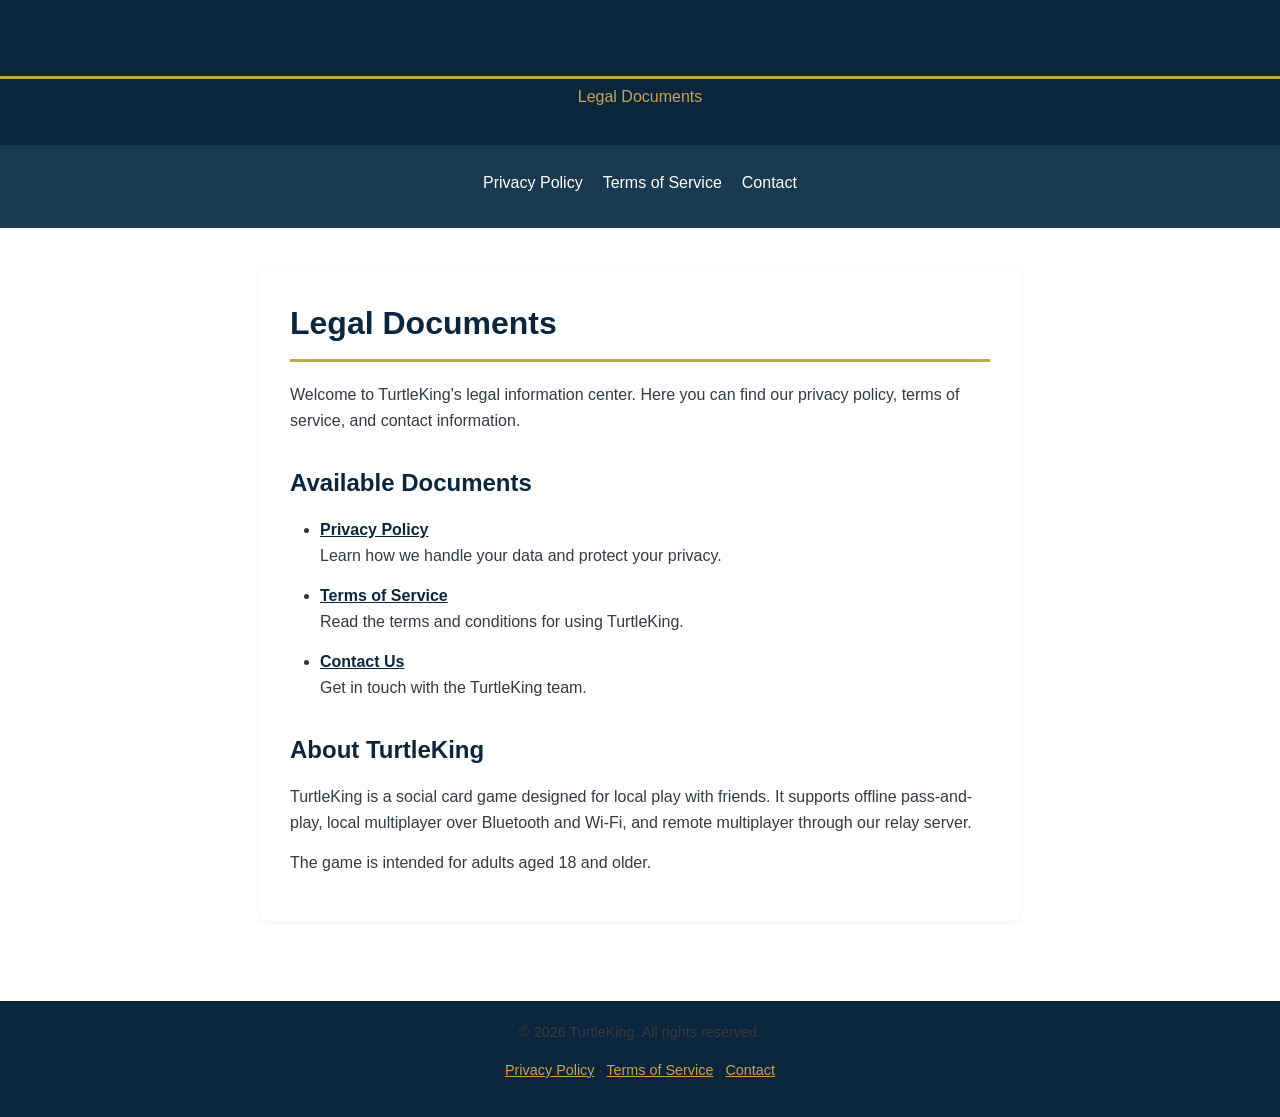
<file: docs/legal/index.html>
<!DOCTYPE html>
<html lang="en">
<head>
  <meta charset="UTF-8">
  <meta name="viewport" content="width=device-width, initial-scale=1.0">
  <title>Legal — TurtleKing</title>
  <link rel="stylesheet" href="css/style.css">
  <meta name="description" content="TurtleKing Legal Documents — Privacy Policy, Terms of Service, and Contact information.">
</head>
<body>
  <header class="header">
    <h1>TurtleKing</h1>
    <p class="subtitle">Legal Documents</p>
  </header>

  <nav class="nav">
    <ul>
      <li><a href="privacy.html">Privacy Policy</a></li>
      <li><a href="terms.html">Terms of Service</a></li>
      <li><a href="contact.html">Contact</a></li>
    </ul>
  </nav>

  <main class="container">
    <article class="content">
      <h1>Legal Documents</h1>

      <p>Welcome to TurtleKing's legal information center. Here you can find our privacy policy, terms of service, and contact information.</p>

      <section>
        <h2>Available Documents</h2>
        <ul>
          <li>
            <strong><a href="privacy.html">Privacy Policy</a></strong>
            <p>Learn how we handle your data and protect your privacy.</p>
          </li>
          <li>
            <strong><a href="terms.html">Terms of Service</a></strong>
            <p>Read the terms and conditions for using TurtleKing.</p>
          </li>
          <li>
            <strong><a href="contact.html">Contact Us</a></strong>
            <p>Get in touch with the TurtleKing team.</p>
          </li>
        </ul>
      </section>

      <section>
        <h2>About TurtleKing</h2>
        <p>TurtleKing is a social card game designed for local play with friends. It supports offline pass-and-play, local multiplayer over Bluetooth and Wi-Fi, and remote multiplayer through our relay server.</p>
        <p>The game is intended for adults aged 18 and older.</p>
      </section>
    </article>
  </main>

  <footer class="footer">
    <p>&copy; 2026 TurtleKing. All rights reserved.</p>
    <p>
      <a href="privacy.html">Privacy Policy</a> · 
      <a href="terms.html">Terms of Service</a> · 
      <a href="contact.html">Contact</a>
    </p>
  </footer>
</body>
</html>
</file>
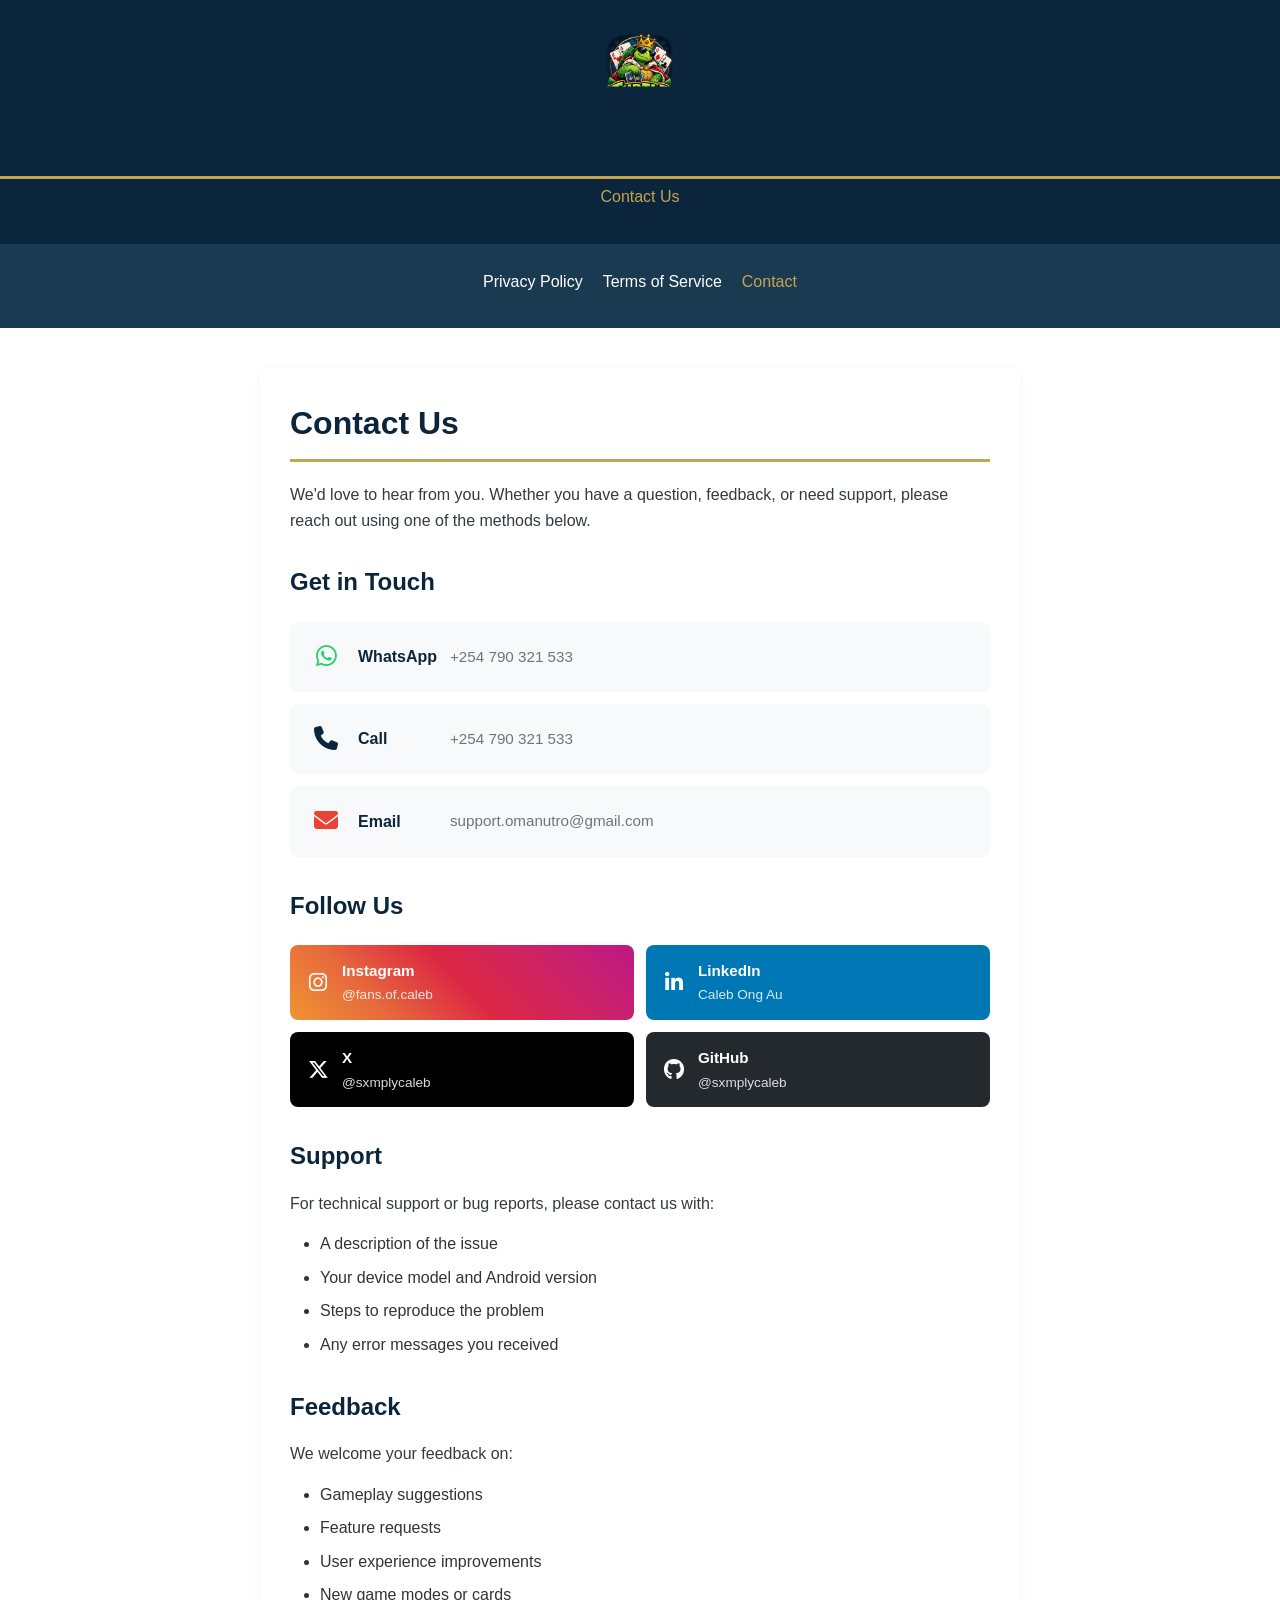
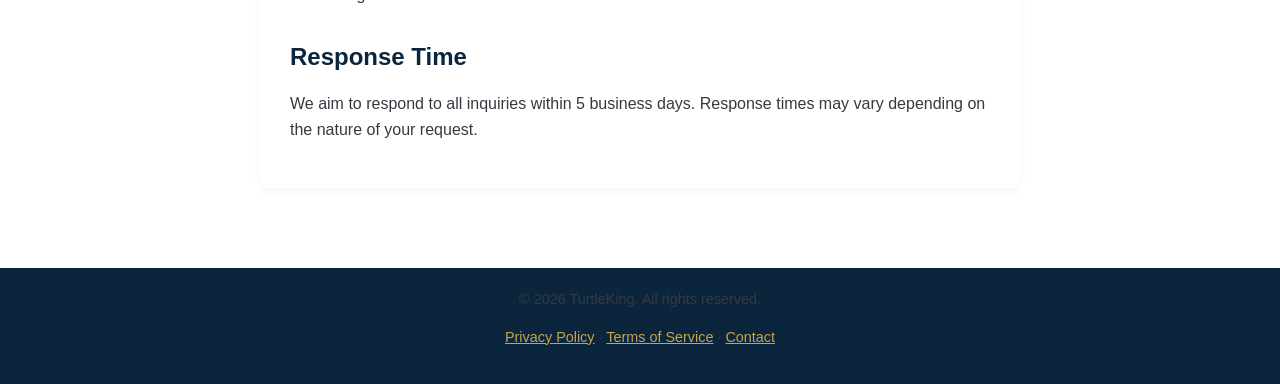
<file: docs/legal/contact.html>
<!DOCTYPE html>
<html lang="en">
<head>
  <meta charset="UTF-8">
  <meta name="viewport" content="width=device-width, initial-scale=1.0">
  <title>Contact — TurtleKing</title>
  <link rel="stylesheet" href="css/style.css">
  <link rel="stylesheet" href="https://cdnjs.cloudflare.com/ajax/libs/font-awesome/6.5.1/css/all.min.css" integrity="sha512-DTOQO9RWCH3ppGqcWaEA1BIZOC6xxalwEsw9c2QQeAIftl+Vegovlnee1c9QX4TctnWMn13TZye+giMm8e2LwA==" crossorigin="anonymous" referrerpolicy="no-referrer" />
  <meta name="description" content="Contact TurtleKing — Get in touch with us.">
</head>
<body>
  <header class="header">
    <img src="../../assets/branding/turtle_king_emblem.png" alt="TurtleKing Logo" class="header-logo">
    <h1>TurtleKing</h1>
    <p class="subtitle">Contact Us</p>
  </header>

  <nav class="nav">
    <ul>
      <li><a href="privacy.html">Privacy Policy</a></li>
      <li><a href="terms.html">Terms of Service</a></li>
      <li><a href="contact.html" class="active">Contact</a></li>
    </ul>
  </nav>

  <main class="container">
    <article class="content">
      <h1>Contact Us</h1>

      <p>We'd love to hear from you. Whether you have a question, feedback, or need support, please reach out using one of the methods below.</p>

      <section>
        <h2>Get in Touch</h2>
        <div class="contact-links">
          <a href="https://wa.me/254790321533" class="contact-link contact-link--whatsapp" target="_blank" rel="noopener noreferrer" aria-label="WhatsApp">
            <span class="contact-icon"><i class="fab fa-whatsapp" aria-hidden="true"></i></span>
            <span class="contact-label">WhatsApp</span>
            <span class="contact-detail">+254 790 321 533</span>
          </a>
          
          <a href="tel:+254790321533" class="contact-link contact-link--phone" aria-label="Call">
            <span class="contact-icon"><i class="fas fa-phone" aria-hidden="true"></i></span>
            <span class="contact-label">Call</span>
            <span class="contact-detail">+254 790 321 533</span>
          </a>
          
          <a href="mailto:support.omanutro@gmail.com" class="contact-link contact-link--email" aria-label="Email">
            <span class="contact-icon"><i class="fas fa-envelope" aria-hidden="true"></i></span>
            <span class="contact-label">Email</span>
            <span class="contact-detail">support.omanutro@gmail.com</span>
          </a>
        </div>
      </section>

      <section>
        <h2>Follow Us</h2>
        <div class="social-links">
          <a href="https://www.instagram.com/fans.of.caleb/" class="social-link social-link--instagram" target="_blank" rel="noopener noreferrer" aria-label="Instagram">
            <span class="social-icon"><i class="fab fa-instagram" aria-hidden="true"></i></span>
            <span class="social-info">
              <span class="social-label">Instagram</span>
              <span class="social-handle">@fans.of.caleb</span>
            </span>
          </a>
          
          <a href="https://www.linkedin.com/in/caleb-ong-au-573219333" class="social-link social-link--linkedin" target="_blank" rel="noopener noreferrer" aria-label="LinkedIn">
            <span class="social-icon"><i class="fab fa-linkedin-in" aria-hidden="true"></i></span>
            <span class="social-info">
              <span class="social-label">LinkedIn</span>
              <span class="social-handle">Caleb Ong Au</span>
            </span>
          </a>
          
          <a href="https://x.com/sxmplycaleb" class="social-link social-link--x" target="_blank" rel="noopener noreferrer" aria-label="X">
            <span class="social-icon"><i class="fab fa-x-twitter" aria-hidden="true"></i></span>
            <span class="social-info">
              <span class="social-label">X</span>
              <span class="social-handle">@sxmplycaleb</span>
            </span>
          </a>
          
          <a href="https://github.com/sxmplycaleb" class="social-link social-link--github" target="_blank" rel="noopener noreferrer" aria-label="GitHub">
            <span class="social-icon"><i class="fab fa-github" aria-hidden="true"></i></span>
            <span class="social-info">
              <span class="social-label">GitHub</span>
              <span class="social-handle">@sxmplycaleb</span>
            </span>
          </a>
        </div>
      </section>

      <section>
        <h2>Support</h2>
        <p>For technical support or bug reports, please contact us with:</p>
        <ul>
          <li>A description of the issue</li>
          <li>Your device model and Android version</li>
          <li>Steps to reproduce the problem</li>
          <li>Any error messages you received</li>
        </ul>
      </section>

      <section>
        <h2>Feedback</h2>
        <p>We welcome your feedback on:</p>
        <ul>
          <li>Gameplay suggestions</li>
          <li>Feature requests</li>
          <li>User experience improvements</li>
          <li>New game modes or cards</li>
        </ul>
      </section>

      <section>
        <h2>Response Time</h2>
        <p>We aim to respond to all inquiries within 5 business days. Response times may vary depending on the nature of your request.</p>
      </section>
    </article>
  </main>

  <footer class="footer">
    <p>&copy; 2026 TurtleKing. All rights reserved.</p>
    <p>
      <a href="privacy.html">Privacy Policy</a> · 
      <a href="terms.html">Terms of Service</a> · 
      <a href="contact.html">Contact</a>
    </p>
  </footer>
</body>
</html>
</file>
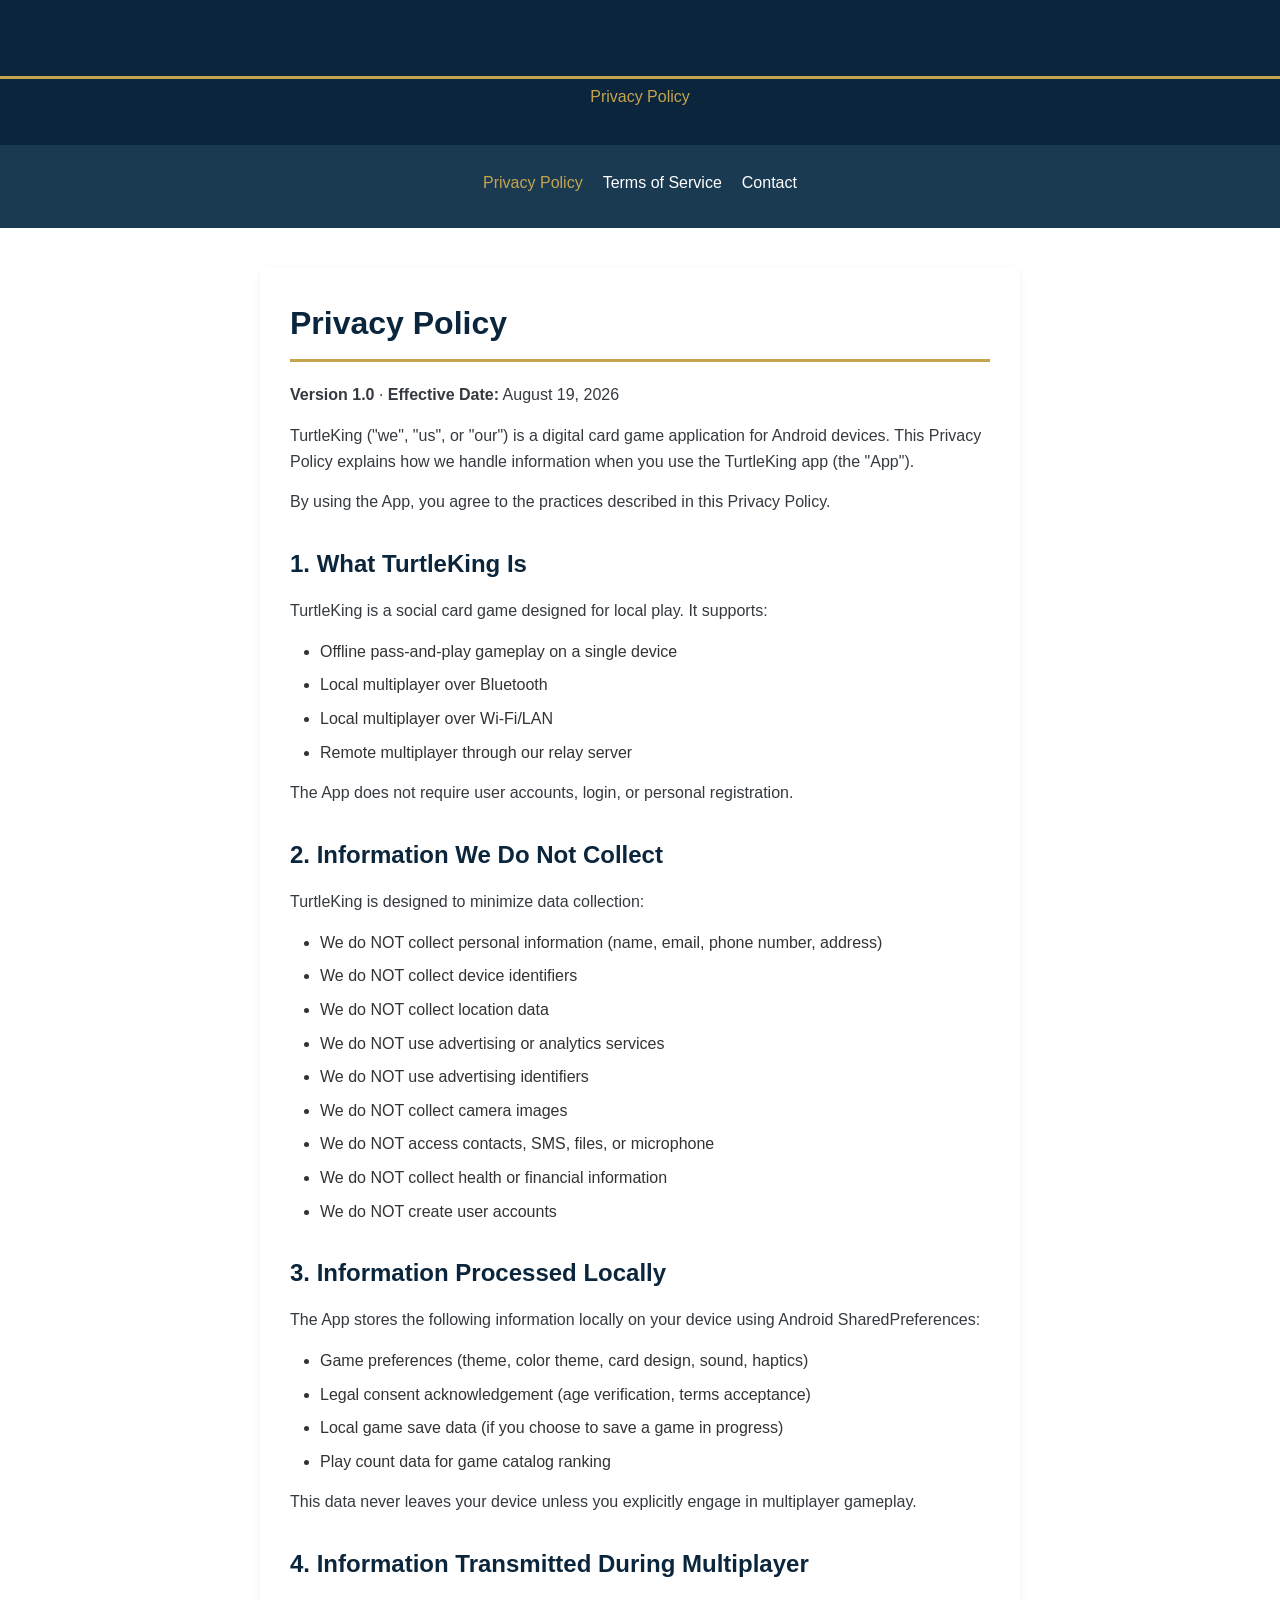
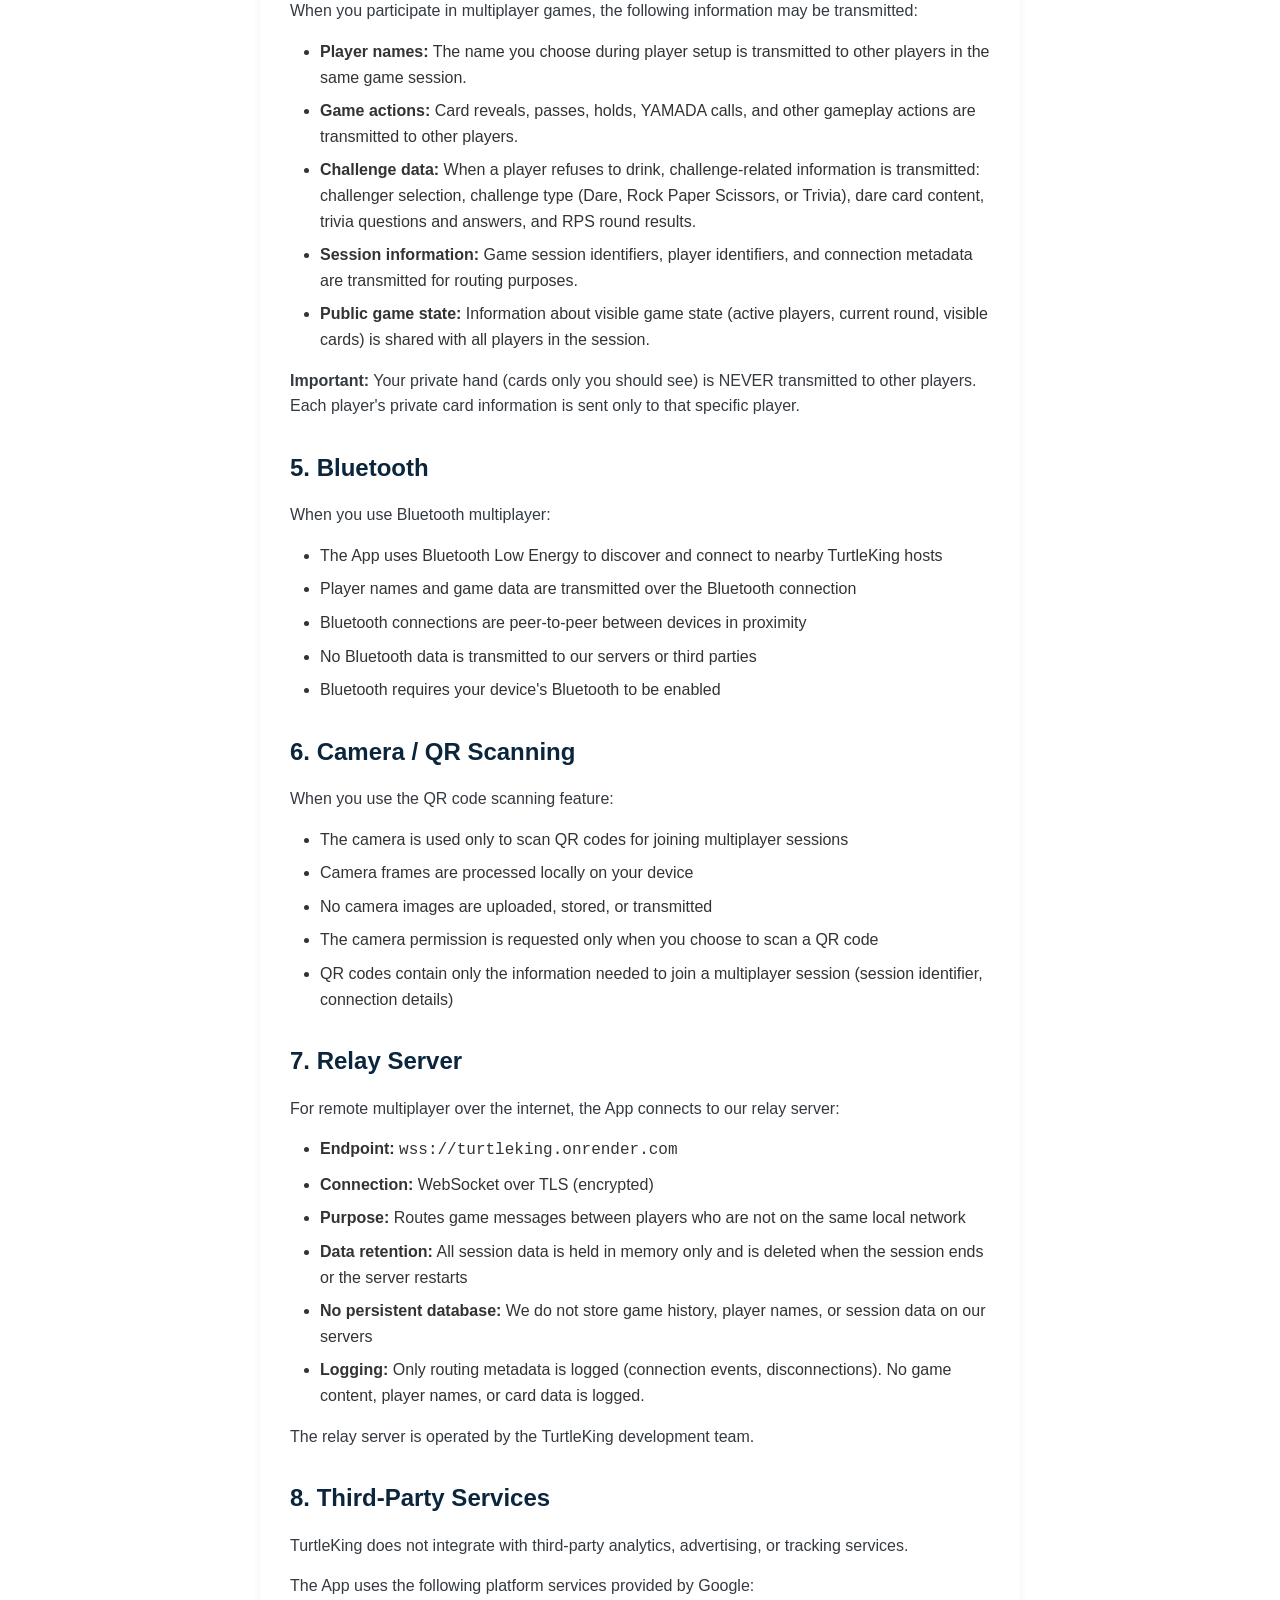
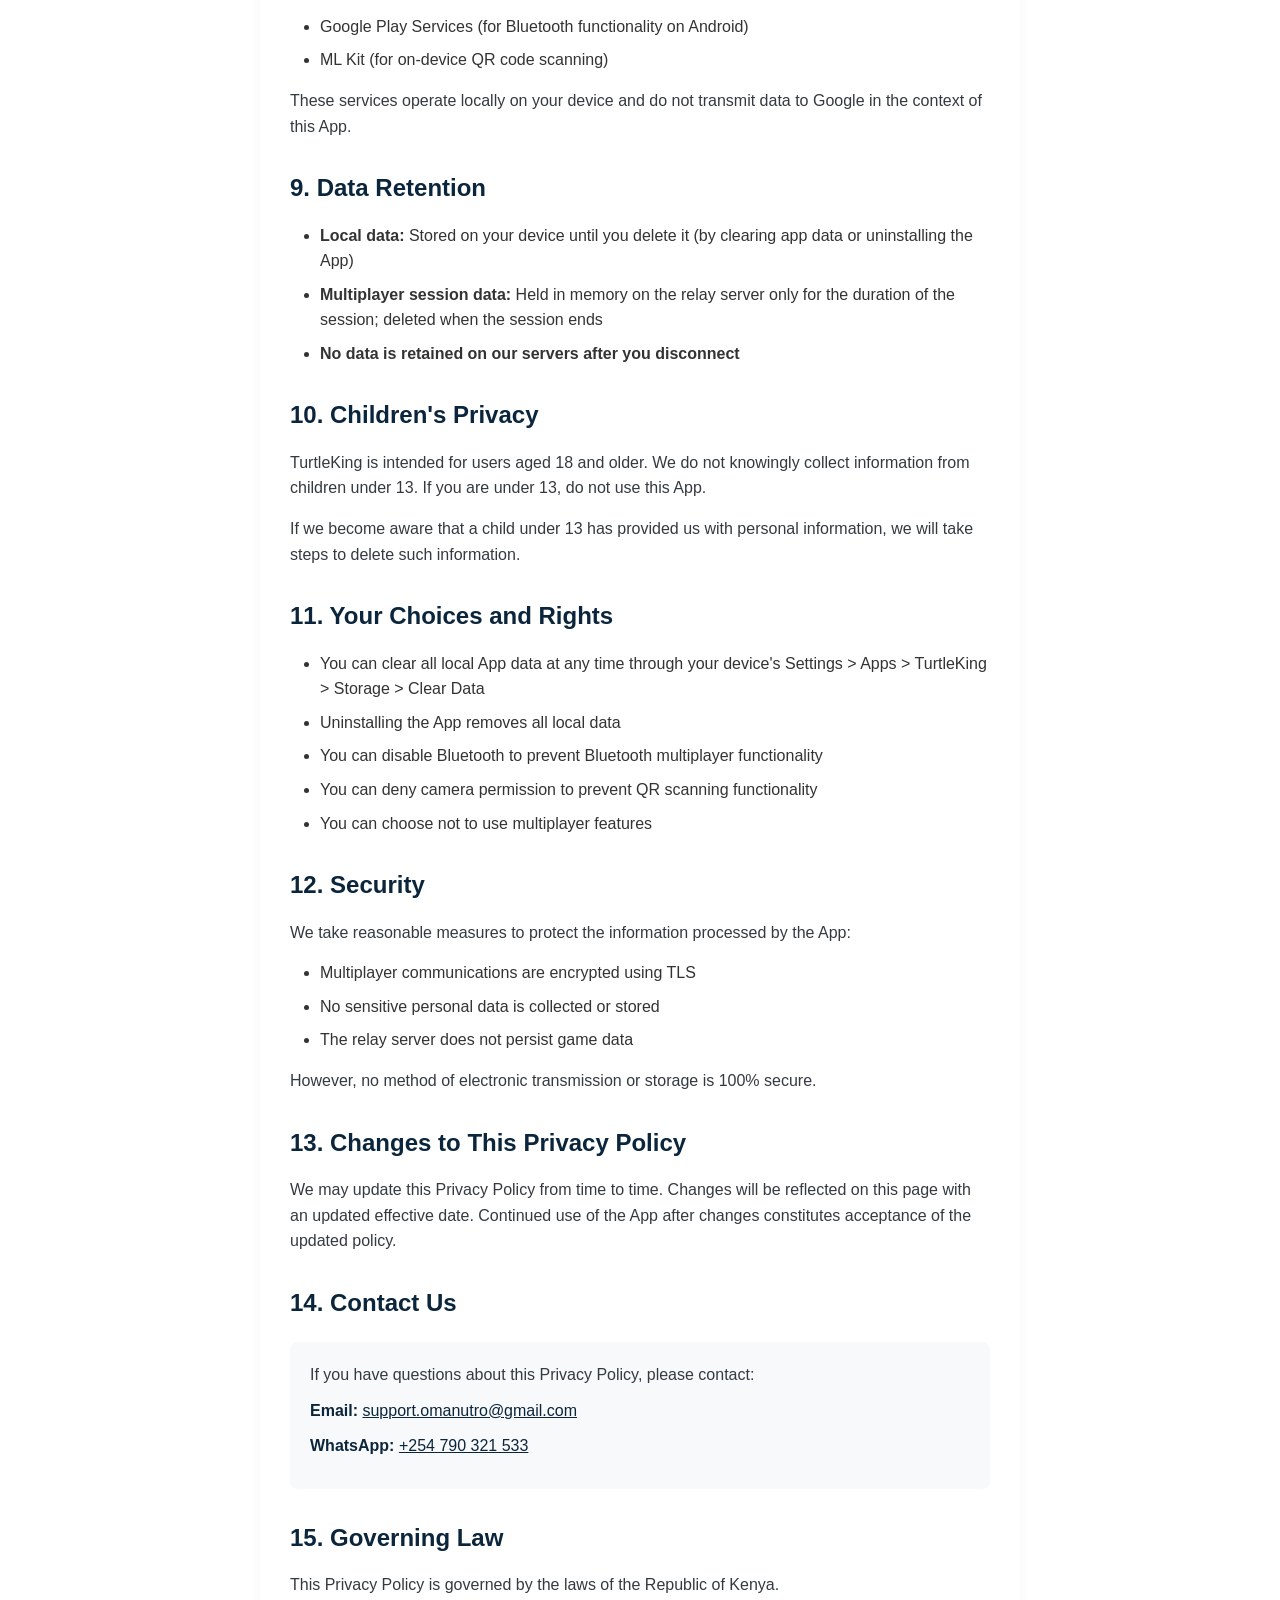
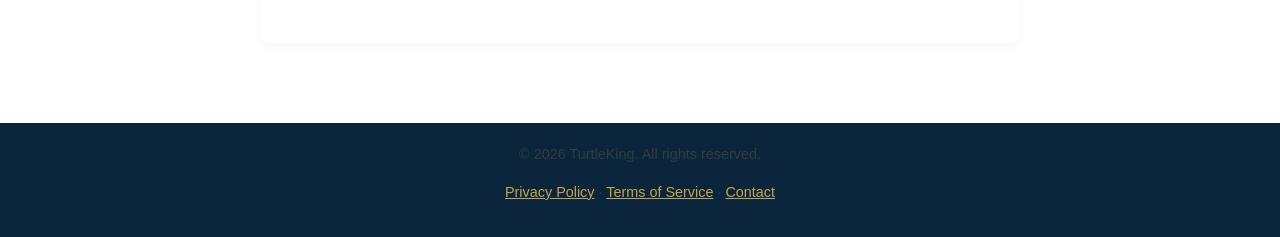
<file: docs/legal/privacy.html>
<!DOCTYPE html>
<html lang="en">
<head>
  <meta charset="UTF-8">
  <meta name="viewport" content="width=device-width, initial-scale=1.0">
  <title>Privacy Policy — TurtleKing</title>
  <link rel="stylesheet" href="css/style.css">
  <meta name="description" content="TurtleKing Privacy Policy — Learn how we handle your data.">
</head>
<body>
  <header class="header">
    <h1>TurtleKing</h1>
    <p class="subtitle">Privacy Policy</p>
  </header>

  <nav class="nav">
    <ul>
      <li><a href="privacy.html" class="active">Privacy Policy</a></li>
      <li><a href="terms.html">Terms of Service</a></li>
      <li><a href="contact.html">Contact</a></li>
    </ul>
  </nav>

  <main class="container">
    <article class="content">
      <h1>Privacy Policy</h1>
      <p><strong>Version 1.0</strong> · <strong>Effective Date:</strong> <time datetime="2026-08-19">August 19, 2026</time></p>

      <p>TurtleKing ("we", "us", or "our") is a digital card game application for Android devices. This Privacy Policy explains how we handle information when you use the TurtleKing app (the "App").</p>

      <p>By using the App, you agree to the practices described in this Privacy Policy.</p>

      <section>
        <h2>1. What TurtleKing Is</h2>
        <p>TurtleKing is a social card game designed for local play. It supports:</p>
        <ul>
          <li>Offline pass-and-play gameplay on a single device</li>
          <li>Local multiplayer over Bluetooth</li>
          <li>Local multiplayer over Wi-Fi/LAN</li>
          <li>Remote multiplayer through our relay server</li>
        </ul>
        <p>The App does not require user accounts, login, or personal registration.</p>
      </section>

      <section>
        <h2>2. Information We Do Not Collect</h2>
        <p>TurtleKing is designed to minimize data collection:</p>
        <ul>
          <li>We do NOT collect personal information (name, email, phone number, address)</li>
          <li>We do NOT collect device identifiers</li>
          <li>We do NOT collect location data</li>
          <li>We do NOT use advertising or analytics services</li>
          <li>We do NOT use advertising identifiers</li>
          <li>We do NOT collect camera images</li>
          <li>We do NOT access contacts, SMS, files, or microphone</li>
          <li>We do NOT collect health or financial information</li>
          <li>We do NOT create user accounts</li>
        </ul>
      </section>

      <section>
        <h2>3. Information Processed Locally</h2>
        <p>The App stores the following information locally on your device using Android SharedPreferences:</p>
        <ul>
          <li>Game preferences (theme, color theme, card design, sound, haptics)</li>
          <li>Legal consent acknowledgement (age verification, terms acceptance)</li>
          <li>Local game save data (if you choose to save a game in progress)</li>
          <li>Play count data for game catalog ranking</li>
        </ul>
        <p>This data never leaves your device unless you explicitly engage in multiplayer gameplay.</p>
      </section>

      <section>
        <h2>4. Information Transmitted During Multiplayer</h2>
        <p>When you participate in multiplayer games, the following information may be transmitted:</p>
        <ul>
          <li><strong>Player names:</strong> The name you choose during player setup is transmitted to other players in the same game session.</li>
          <li><strong>Game actions:</strong> Card reveals, passes, holds, YAMADA calls, and other gameplay actions are transmitted to other players.</li>
          <li><strong>Challenge data:</strong> When a player refuses to drink, challenge-related information is transmitted: challenger selection, challenge type (Dare, Rock Paper Scissors, or Trivia), dare card content, trivia questions and answers, and RPS round results.</li>
          <li><strong>Session information:</strong> Game session identifiers, player identifiers, and connection metadata are transmitted for routing purposes.</li>
          <li><strong>Public game state:</strong> Information about visible game state (active players, current round, visible cards) is shared with all players in the session.</li>
        </ul>
        <p><strong>Important:</strong> Your private hand (cards only you should see) is NEVER transmitted to other players. Each player's private card information is sent only to that specific player.</p>
      </section>

      <section>
        <h2>5. Bluetooth</h2>
        <p>When you use Bluetooth multiplayer:</p>
        <ul>
          <li>The App uses Bluetooth Low Energy to discover and connect to nearby TurtleKing hosts</li>
          <li>Player names and game data are transmitted over the Bluetooth connection</li>
          <li>Bluetooth connections are peer-to-peer between devices in proximity</li>
          <li>No Bluetooth data is transmitted to our servers or third parties</li>
          <li>Bluetooth requires your device's Bluetooth to be enabled</li>
        </ul>
      </section>

      <section>
        <h2>6. Camera / QR Scanning</h2>
        <p>When you use the QR code scanning feature:</p>
        <ul>
          <li>The camera is used only to scan QR codes for joining multiplayer sessions</li>
          <li>Camera frames are processed locally on your device</li>
          <li>No camera images are uploaded, stored, or transmitted</li>
          <li>The camera permission is requested only when you choose to scan a QR code</li>
          <li>QR codes contain only the information needed to join a multiplayer session (session identifier, connection details)</li>
        </ul>
      </section>

      <section>
        <h2>7. Relay Server</h2>
        <p>For remote multiplayer over the internet, the App connects to our relay server:</p>
        <ul>
          <li><strong>Endpoint:</strong> <code>wss://turtleking.onrender.com</code></li>
          <li><strong>Connection:</strong> WebSocket over TLS (encrypted)</li>
          <li><strong>Purpose:</strong> Routes game messages between players who are not on the same local network</li>
          <li><strong>Data retention:</strong> All session data is held in memory only and is deleted when the session ends or the server restarts</li>
          <li><strong>No persistent database:</strong> We do not store game history, player names, or session data on our servers</li>
          <li><strong>Logging:</strong> Only routing metadata is logged (connection events, disconnections). No game content, player names, or card data is logged.</li>
        </ul>
        <p>The relay server is operated by the TurtleKing development team.</p>
      </section>

      <section>
        <h2>8. Third-Party Services</h2>
        <p>TurtleKing does not integrate with third-party analytics, advertising, or tracking services.</p>
        <p>The App uses the following platform services provided by Google:</p>
        <ul>
          <li>Google Play Services (for Bluetooth functionality on Android)</li>
          <li>ML Kit (for on-device QR code scanning)</li>
        </ul>
        <p>These services operate locally on your device and do not transmit data to Google in the context of this App.</p>
      </section>

      <section>
        <h2>9. Data Retention</h2>
        <ul>
          <li><strong>Local data:</strong> Stored on your device until you delete it (by clearing app data or uninstalling the App)</li>
          <li><strong>Multiplayer session data:</strong> Held in memory on the relay server only for the duration of the session; deleted when the session ends</li>
          <li><strong>No data is retained on our servers after you disconnect</strong></li>
        </ul>
      </section>

      <section>
        <h2>10. Children's Privacy</h2>
        <p>TurtleKing is intended for users aged 18 and older. We do not knowingly collect information from children under 13. If you are under 13, do not use this App.</p>
        <p>If we become aware that a child under 13 has provided us with personal information, we will take steps to delete such information.</p>
      </section>

      <section>
        <h2>11. Your Choices and Rights</h2>
        <ul>
          <li>You can clear all local App data at any time through your device's Settings &gt; Apps &gt; TurtleKing &gt; Storage &gt; Clear Data</li>
          <li>Uninstalling the App removes all local data</li>
          <li>You can disable Bluetooth to prevent Bluetooth multiplayer functionality</li>
          <li>You can deny camera permission to prevent QR scanning functionality</li>
          <li>You can choose not to use multiplayer features</li>
        </ul>
      </section>

      <section>
        <h2>12. Security</h2>
        <p>We take reasonable measures to protect the information processed by the App:</p>
        <ul>
          <li>Multiplayer communications are encrypted using TLS</li>
          <li>No sensitive personal data is collected or stored</li>
          <li>The relay server does not persist game data</li>
        </ul>
        <p>However, no method of electronic transmission or storage is 100% secure.</p>
      </section>

      <section>
        <h2>13. Changes to This Privacy Policy</h2>
        <p>We may update this Privacy Policy from time to time. Changes will be reflected on this page with an updated effective date. Continued use of the App after changes constitutes acceptance of the updated policy.</p>
      </section>

      <section>
        <h2>14. Contact Us</h2>
        <div class="contact-info">
          <p>If you have questions about this Privacy Policy, please contact:</p>
          <p><strong>Email:</strong> <a href="mailto:support.omanutro@gmail.com">support.omanutro@gmail.com</a></p>
          <p><strong>WhatsApp:</strong> <a href="https://wa.me/254790321533">+254 790 321 533</a></p>
        </div>
      </section>

      <section>
        <h2>15. Governing Law</h2>
        <p>This Privacy Policy is governed by the laws of the Republic of Kenya.</p>
      </section>
    </article>
  </main>

  <footer class="footer">
    <p>&copy; 2026 TurtleKing. All rights reserved.</p>
    <p>
      <a href="privacy.html">Privacy Policy</a> · 
      <a href="terms.html">Terms of Service</a> · 
      <a href="contact.html">Contact</a>
    </p>
  </footer>
</body>
</html>
</file>
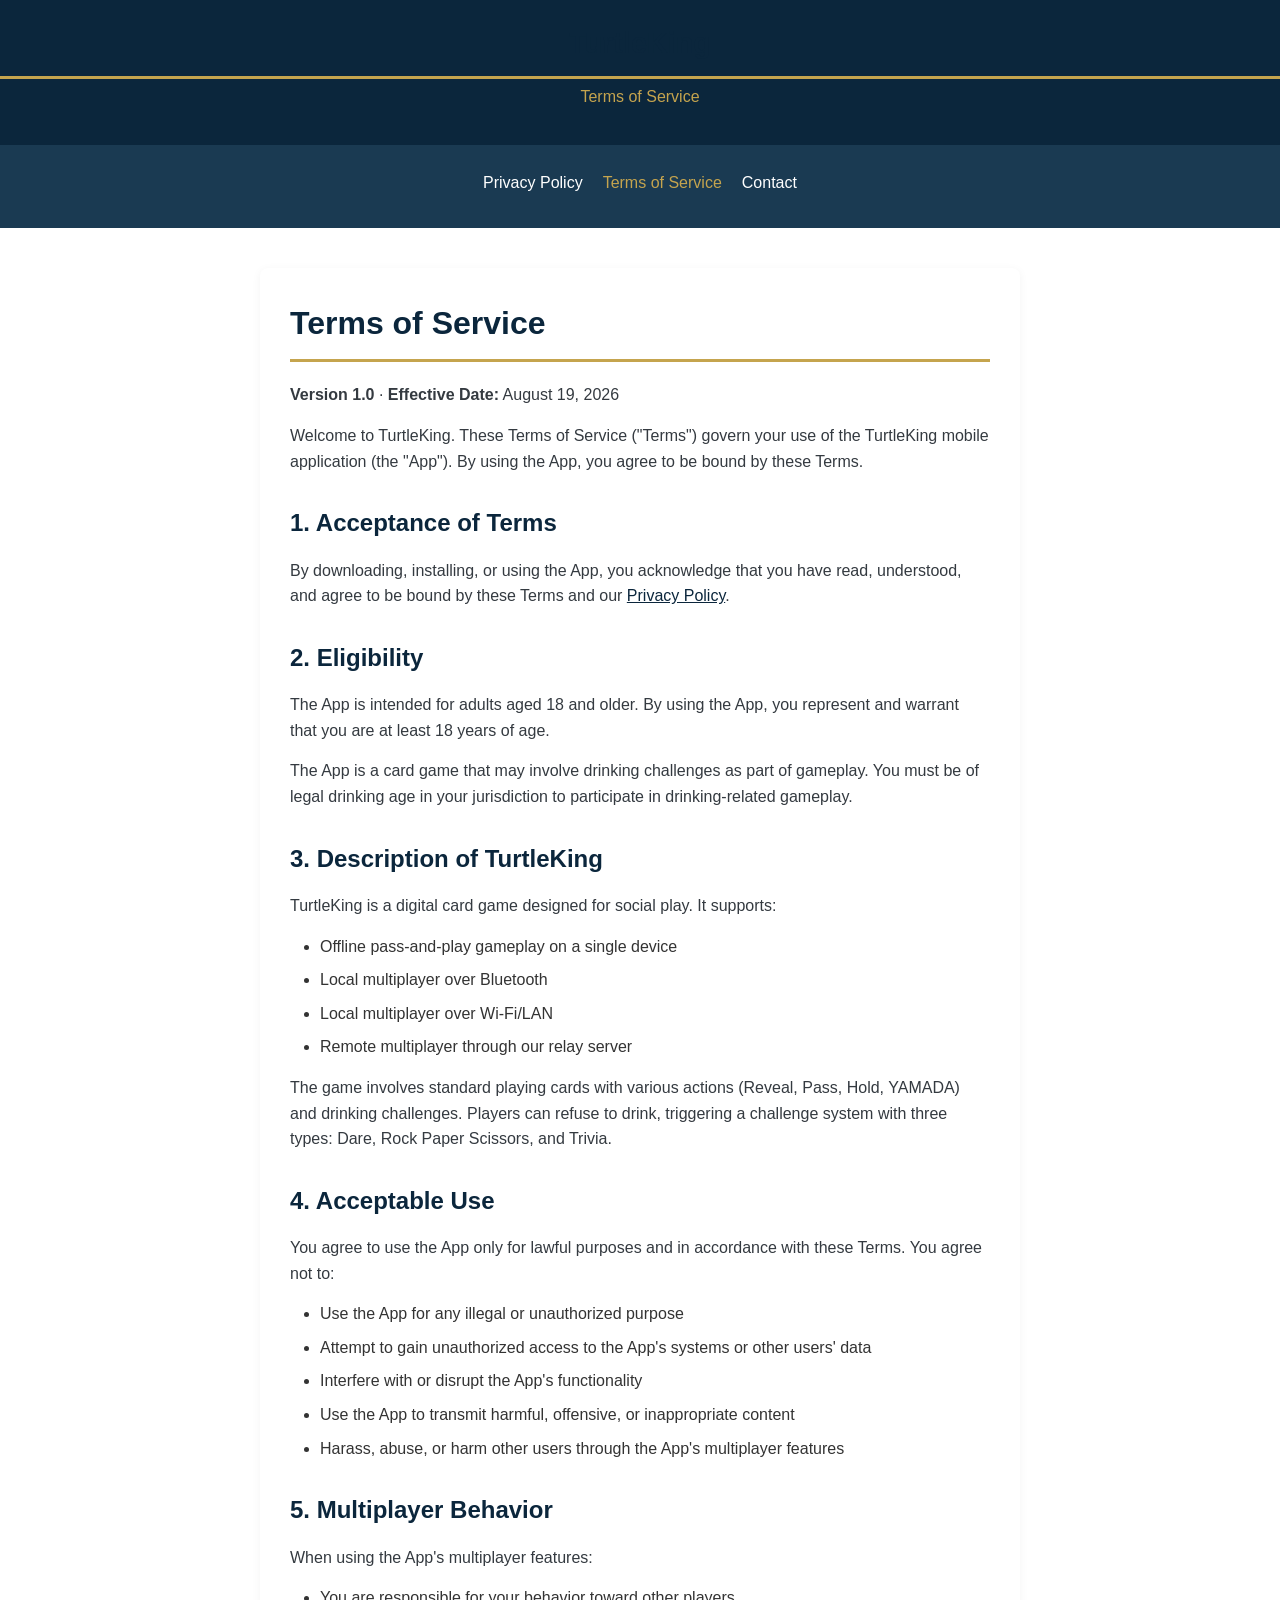
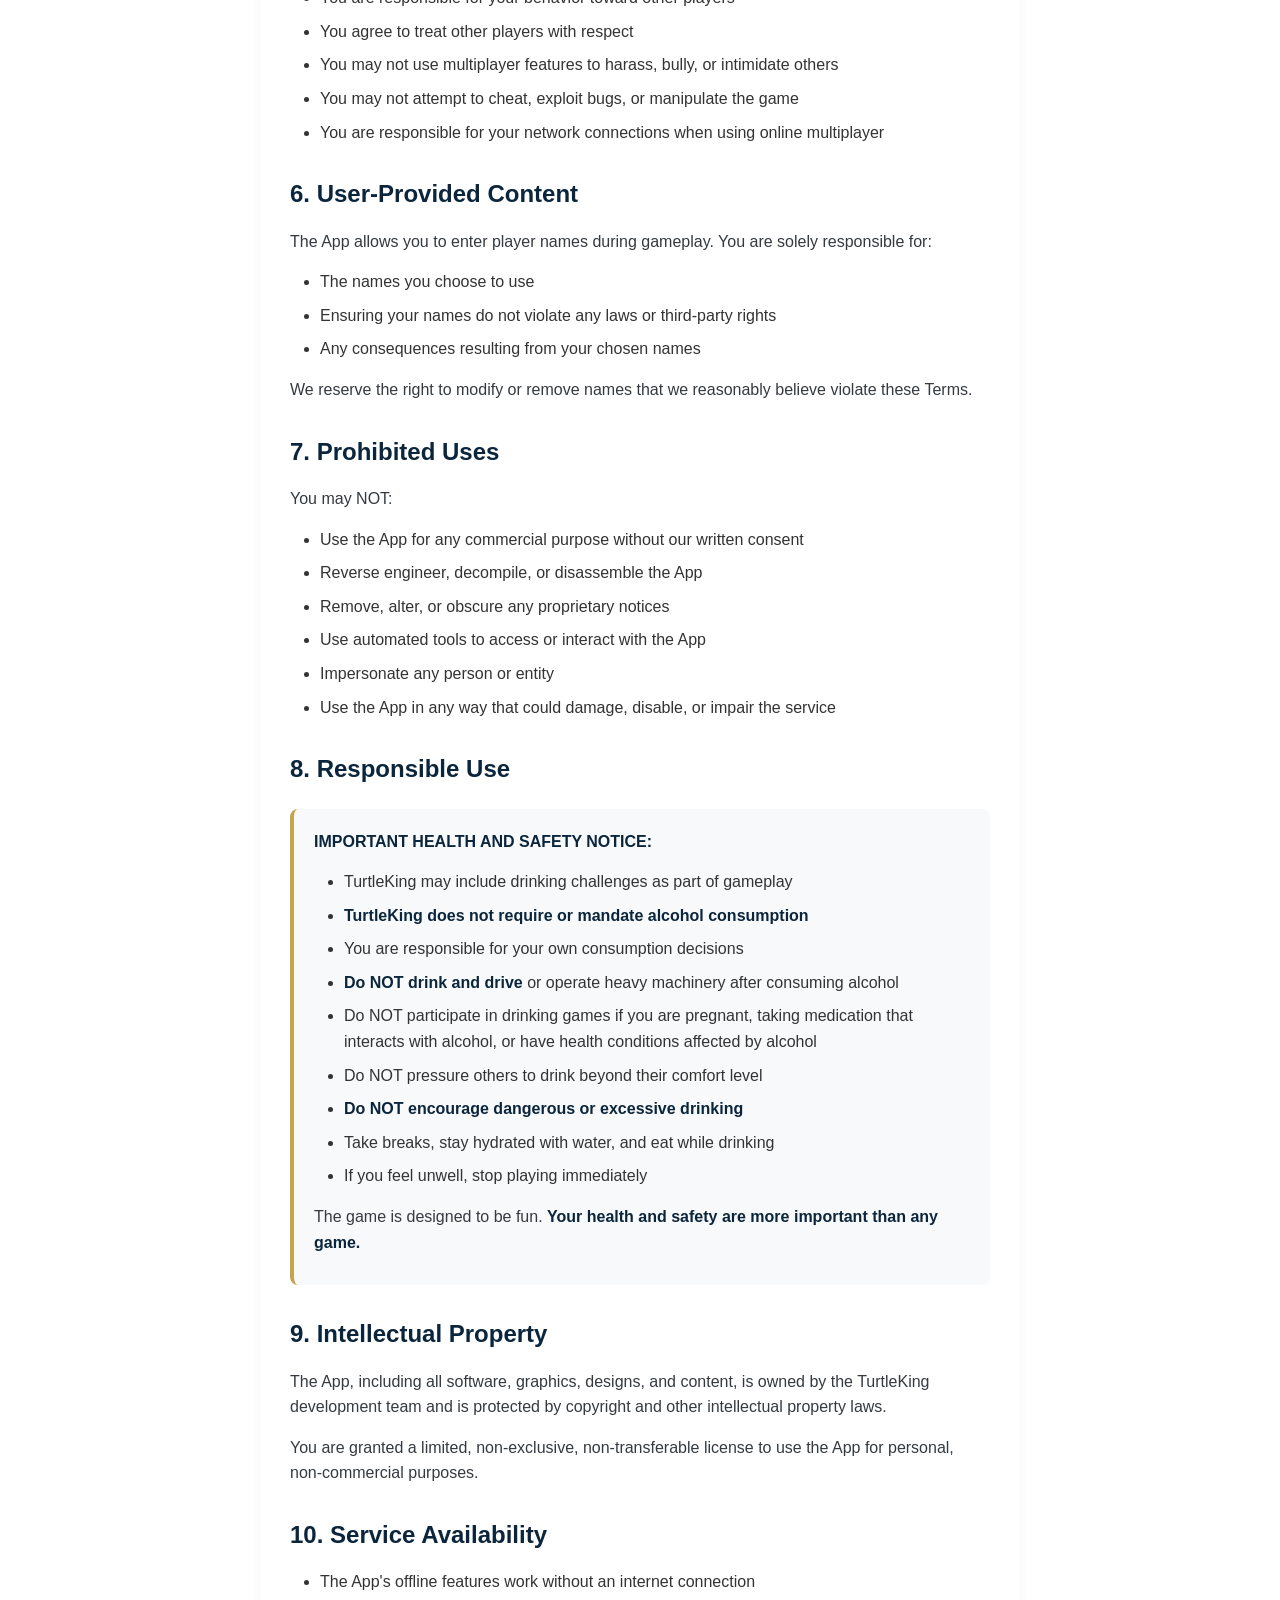
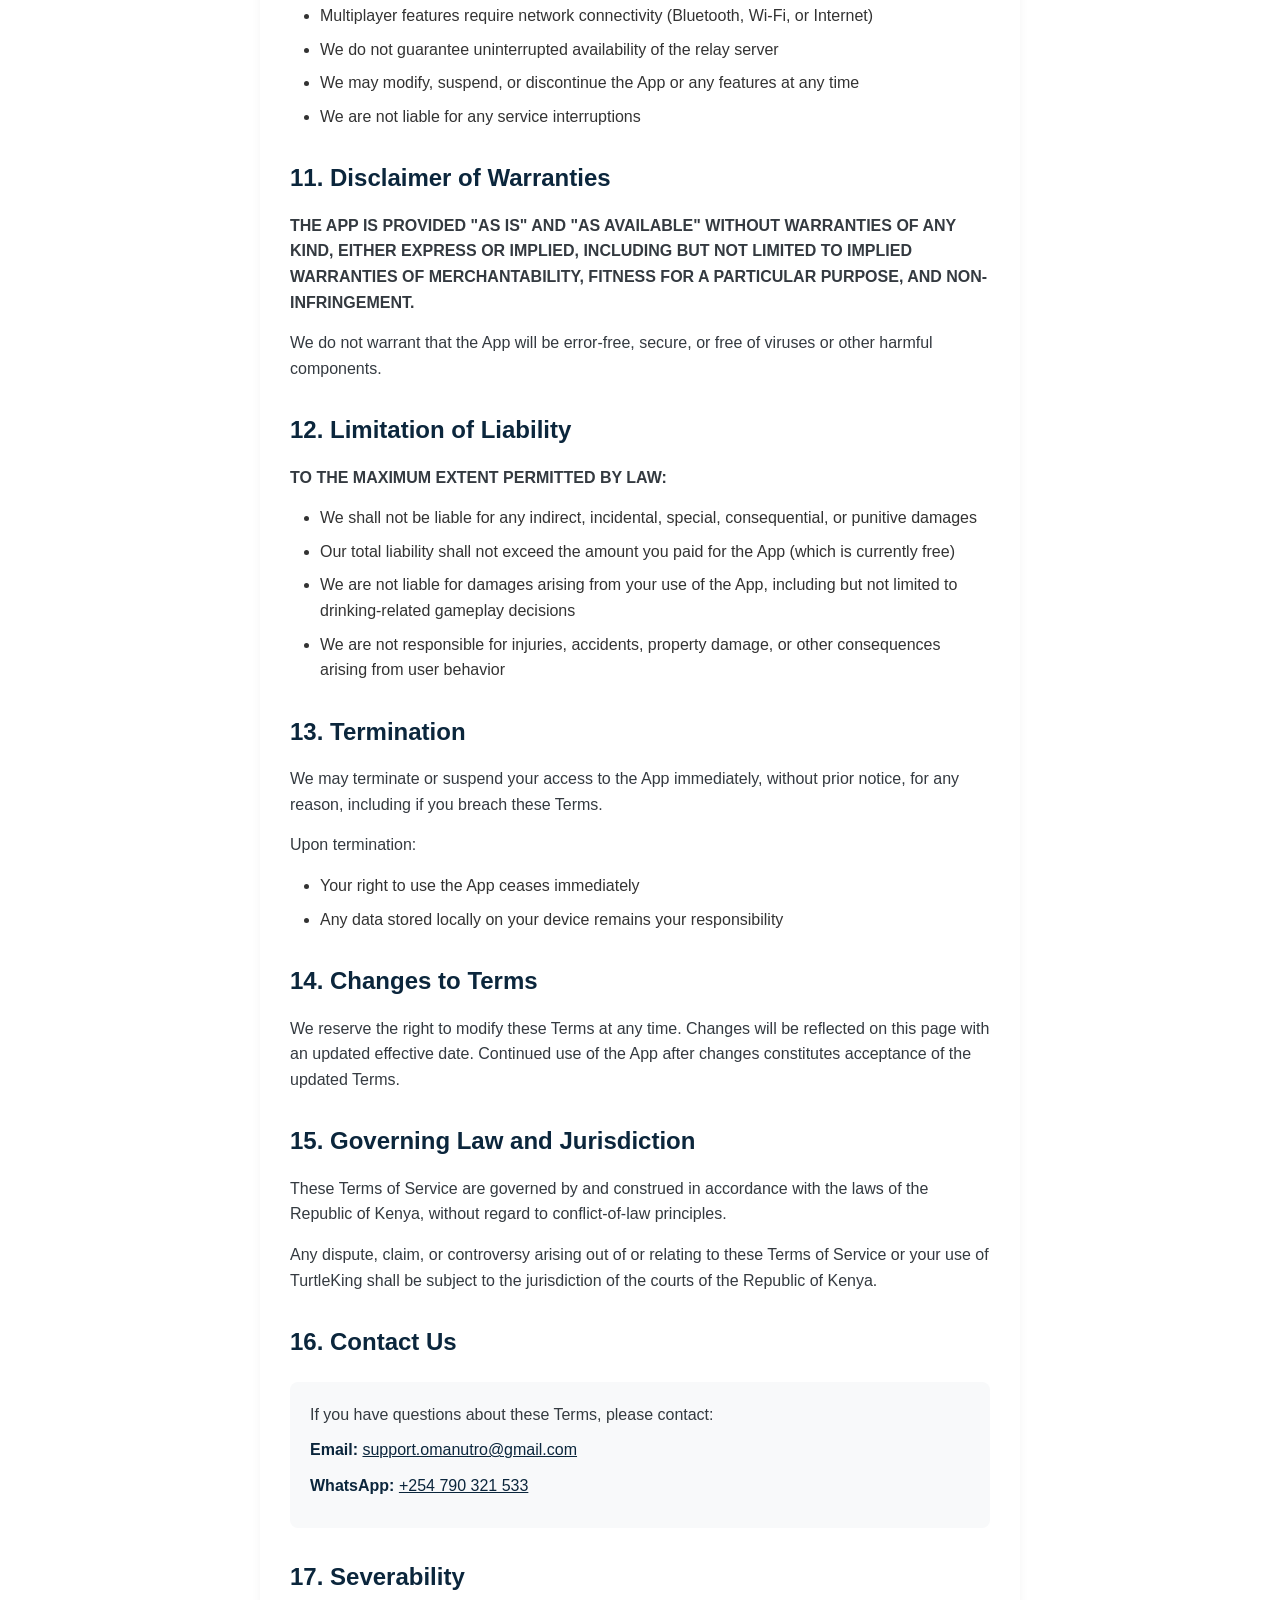
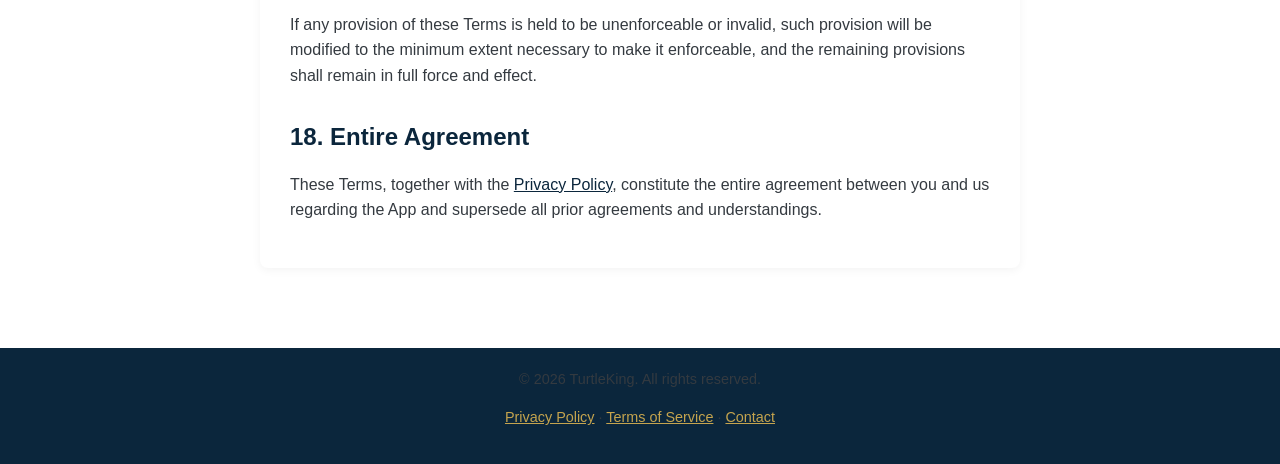
<file: docs/legal/terms.html>
<!DOCTYPE html>
<html lang="en">
<head>
  <meta charset="UTF-8">
  <meta name="viewport" content="width=device-width, initial-scale=1.0">
  <title>Terms of Service — TurtleKing</title>
  <link rel="stylesheet" href="css/style.css">
  <meta name="description" content="TurtleKing Terms of Service — Usage terms and conditions.">
</head>
<body>
  <header class="header">
    <h1>TurtleKing</h1>
    <p class="subtitle">Terms of Service</p>
  </header>

  <nav class="nav">
    <ul>
      <li><a href="privacy.html">Privacy Policy</a></li>
      <li><a href="terms.html" class="active">Terms of Service</a></li>
      <li><a href="contact.html">Contact</a></li>
    </ul>
  </nav>

  <main class="container">
    <article class="content">
      <h1>Terms of Service</h1>
      <p><strong>Version 1.0</strong> · <strong>Effective Date:</strong> <time datetime="2026-08-19">August 19, 2026</time></p>

      <p>Welcome to TurtleKing. These Terms of Service ("Terms") govern your use of the TurtleKing mobile application (the "App"). By using the App, you agree to be bound by these Terms.</p>

      <section>
        <h2>1. Acceptance of Terms</h2>
        <p>By downloading, installing, or using the App, you acknowledge that you have read, understood, and agree to be bound by these Terms and our <a href="privacy.html">Privacy Policy</a>.</p>
      </section>

      <section>
        <h2>2. Eligibility</h2>
        <p>The App is intended for adults aged 18 and older. By using the App, you represent and warrant that you are at least 18 years of age.</p>
        <p>The App is a card game that may involve drinking challenges as part of gameplay. You must be of legal drinking age in your jurisdiction to participate in drinking-related gameplay.</p>
      </section>

      <section>
        <h2>3. Description of TurtleKing</h2>
        <p>TurtleKing is a digital card game designed for social play. It supports:</p>
        <ul>
          <li>Offline pass-and-play gameplay on a single device</li>
          <li>Local multiplayer over Bluetooth</li>
          <li>Local multiplayer over Wi-Fi/LAN</li>
          <li>Remote multiplayer through our relay server</li>
        </ul>
        <p>The game involves standard playing cards with various actions (Reveal, Pass, Hold, YAMADA) and drinking challenges. Players can refuse to drink, triggering a challenge system with three types: Dare, Rock Paper Scissors, and Trivia.</p>
      </section>

      <section>
        <h2>4. Acceptable Use</h2>
        <p>You agree to use the App only for lawful purposes and in accordance with these Terms. You agree not to:</p>
        <ul>
          <li>Use the App for any illegal or unauthorized purpose</li>
          <li>Attempt to gain unauthorized access to the App's systems or other users' data</li>
          <li>Interfere with or disrupt the App's functionality</li>
          <li>Use the App to transmit harmful, offensive, or inappropriate content</li>
          <li>Harass, abuse, or harm other users through the App's multiplayer features</li>
        </ul>
      </section>

      <section>
        <h2>5. Multiplayer Behavior</h2>
        <p>When using the App's multiplayer features:</p>
        <ul>
          <li>You are responsible for your behavior toward other players</li>
          <li>You agree to treat other players with respect</li>
          <li>You may not use multiplayer features to harass, bully, or intimidate others</li>
          <li>You may not attempt to cheat, exploit bugs, or manipulate the game</li>
          <li>You are responsible for your network connections when using online multiplayer</li>
        </ul>
      </section>

      <section>
        <h2>6. User-Provided Content</h2>
        <p>The App allows you to enter player names during gameplay. You are solely responsible for:</p>
        <ul>
          <li>The names you choose to use</li>
          <li>Ensuring your names do not violate any laws or third-party rights</li>
          <li>Any consequences resulting from your chosen names</li>
        </ul>
        <p>We reserve the right to modify or remove names that we reasonably believe violate these Terms.</p>
      </section>

      <section>
        <h2>7. Prohibited Uses</h2>
        <p>You may NOT:</p>
        <ul>
          <li>Use the App for any commercial purpose without our written consent</li>
          <li>Reverse engineer, decompile, or disassemble the App</li>
          <li>Remove, alter, or obscure any proprietary notices</li>
          <li>Use automated tools to access or interact with the App</li>
          <li>Impersonate any person or entity</li>
          <li>Use the App in any way that could damage, disable, or impair the service</li>
        </ul>
      </section>

      <section>
        <h2>8. Responsible Use</h2>
        <div class="contact-info" style="border-left: 4px solid #C5A44E;">
          <p><strong>IMPORTANT HEALTH AND SAFETY NOTICE:</strong></p>
          <ul>
            <li>TurtleKing may include drinking challenges as part of gameplay</li>
            <li><strong>TurtleKing does not require or mandate alcohol consumption</strong></li>
            <li>You are responsible for your own consumption decisions</li>
            <li><strong>Do NOT drink and drive</strong> or operate heavy machinery after consuming alcohol</li>
            <li>Do NOT participate in drinking games if you are pregnant, taking medication that interacts with alcohol, or have health conditions affected by alcohol</li>
            <li>Do NOT pressure others to drink beyond their comfort level</li>
            <li><strong>Do NOT encourage dangerous or excessive drinking</strong></li>
            <li>Take breaks, stay hydrated with water, and eat while drinking</li>
            <li>If you feel unwell, stop playing immediately</li>
          </ul>
          <p>The game is designed to be fun. <strong>Your health and safety are more important than any game.</strong></p>
        </div>
      </section>

      <section>
        <h2>9. Intellectual Property</h2>
        <p>The App, including all software, graphics, designs, and content, is owned by the TurtleKing development team and is protected by copyright and other intellectual property laws.</p>
        <p>You are granted a limited, non-exclusive, non-transferable license to use the App for personal, non-commercial purposes.</p>
      </section>

      <section>
        <h2>10. Service Availability</h2>
        <ul>
          <li>The App's offline features work without an internet connection</li>
          <li>Multiplayer features require network connectivity (Bluetooth, Wi-Fi, or Internet)</li>
          <li>We do not guarantee uninterrupted availability of the relay server</li>
          <li>We may modify, suspend, or discontinue the App or any features at any time</li>
          <li>We are not liable for any service interruptions</li>
        </ul>
      </section>

      <section>
        <h2>11. Disclaimer of Warranties</h2>
        <p><strong>THE APP IS PROVIDED "AS IS" AND "AS AVAILABLE" WITHOUT WARRANTIES OF ANY KIND, EITHER EXPRESS OR IMPLIED, INCLUDING BUT NOT LIMITED TO IMPLIED WARRANTIES OF MERCHANTABILITY, FITNESS FOR A PARTICULAR PURPOSE, AND NON-INFRINGEMENT.</strong></p>
        <p>We do not warrant that the App will be error-free, secure, or free of viruses or other harmful components.</p>
      </section>

      <section>
        <h2>12. Limitation of Liability</h2>
        <p><strong>TO THE MAXIMUM EXTENT PERMITTED BY LAW:</strong></p>
        <ul>
          <li>We shall not be liable for any indirect, incidental, special, consequential, or punitive damages</li>
          <li>Our total liability shall not exceed the amount you paid for the App (which is currently free)</li>
          <li>We are not liable for damages arising from your use of the App, including but not limited to drinking-related gameplay decisions</li>
          <li>We are not responsible for injuries, accidents, property damage, or other consequences arising from user behavior</li>
        </ul>
      </section>

      <section>
        <h2>13. Termination</h2>
        <p>We may terminate or suspend your access to the App immediately, without prior notice, for any reason, including if you breach these Terms.</p>
        <p>Upon termination:</p>
        <ul>
          <li>Your right to use the App ceases immediately</li>
          <li>Any data stored locally on your device remains your responsibility</li>
        </ul>
      </section>

      <section>
        <h2>14. Changes to Terms</h2>
        <p>We reserve the right to modify these Terms at any time. Changes will be reflected on this page with an updated effective date. Continued use of the App after changes constitutes acceptance of the updated Terms.</p>
      </section>

      <section>
        <h2>15. Governing Law and Jurisdiction</h2>
        <p>These Terms of Service are governed by and construed in accordance with the laws of the Republic of Kenya, without regard to conflict-of-law principles.</p>
        <p>Any dispute, claim, or controversy arising out of or relating to these Terms of Service or your use of TurtleKing shall be subject to the jurisdiction of the courts of the Republic of Kenya.</p>
      </section>

      <section>
        <h2>16. Contact Us</h2>
        <div class="contact-info">
          <p>If you have questions about these Terms, please contact:</p>
          <p><strong>Email:</strong> <a href="mailto:support.omanutro@gmail.com">support.omanutro@gmail.com</a></p>
          <p><strong>WhatsApp:</strong> <a href="https://wa.me/254790321533">+254 790 321 533</a></p>
        </div>
      </section>

      <section>
        <h2>17. Severability</h2>
        <p>If any provision of these Terms is held to be unenforceable or invalid, such provision will be modified to the minimum extent necessary to make it enforceable, and the remaining provisions shall remain in full force and effect.</p>
      </section>

      <section>
        <h2>18. Entire Agreement</h2>
        <p>These Terms, together with the <a href="privacy.html">Privacy Policy</a>, constitute the entire agreement between you and us regarding the App and supersede all prior agreements and understandings.</p>
      </section>
    </article>
  </main>

  <footer class="footer">
    <p>&copy; 2026 TurtleKing. All rights reserved.</p>
    <p>
      <a href="privacy.html">Privacy Policy</a> · 
      <a href="terms.html">Terms of Service</a> · 
      <a href="contact.html">Contact</a>
    </p>
  </footer>
</body>
</html>
</file>
<file: docs/legal/css/style.css>
/* TurtleKing Legal Website Styles */
/* Color Palette: Navy (#0B263C), Gold (#C5A44E), White */

:root {
  --navy: #0B263C;
  --navy-light: #1a3a52;
  --gold: #C5A44E;
  --gold-light: #d4b96a;
  --white: #ffffff;
  --gray-100: #f8f9fa;
  --gray-200: #e9ecef;
  --gray-600: #6c757d;
  --gray-800: #343a40;
  --text-color: #333333;
  --link-color: #0B263C;
  --link-hover: #C5A44E;
}

* {
  box-sizing: border-box;
  margin: 0;
  padding: 0;
}

html {
  scroll-behavior: smooth;
}

body {
  font-family: -apple-system, BlinkMacSystemFont, 'Segoe UI', Roboto, 'Helvetica Neue', Arial, sans-serif;
  line-height: 1.6;
  color: var(--text-color);
  background-color: var(--white);
  font-size: 16px;
}

/* Header */
.header {
  background-color: var(--navy);
  color: var(--white);
  padding: 20px 0;
  text-align: center;
}

.header-logo {
  width: 80px;
  height: 80px;
  object-fit: contain;
  margin-bottom: 12px;
}

.header h1 {
  font-size: 1.8rem;
  font-weight: 700;
  margin-bottom: 5px;
}

.header .subtitle {
  color: var(--gold);
  font-size: 1rem;
  font-weight: 400;
}

/* Navigation */
.nav {
  background-color: var(--navy-light);
  padding: 10px 0;
  position: sticky;
  top: 0;
  z-index: 100;
}

.nav ul {
  list-style: none;
  display: flex;
  justify-content: center;
  gap: 20px;
  flex-wrap: wrap;
  padding: 0 20px;
}

.nav a {
  color: var(--white);
  text-decoration: none;
  font-weight: 500;
  transition: color 0.2s;
}

.nav a:hover,
.nav a.active {
  color: var(--gold);
}

/* Main Content */
.container {
  max-width: 800px;
  margin: 0 auto;
  padding: 40px 20px;
}

.content {
  background: var(--white);
  border-radius: 8px;
  padding: 30px;
  box-shadow: 0 2px 10px rgba(0, 0, 0, 0.05);
}

/* Typography */
h1 {
  font-size: 2rem;
  color: var(--navy);
  margin-bottom: 20px;
  border-bottom: 3px solid var(--gold);
  padding-bottom: 10px;
}

h2 {
  font-size: 1.5rem;
  color: var(--navy);
  margin: 30px 0 15px;
}

h3 {
  font-size: 1.2rem;
  color: var(--navy-light);
  margin: 20px 0 10px;
}

p {
  margin-bottom: 15px;
  color: var(--gray-800);
}

ul, ol {
  margin: 15px 0;
  padding-left: 30px;
}

li {
  margin-bottom: 8px;
}

/* Links */
a {
  color: var(--link-color);
  text-decoration: underline;
  transition: color 0.2s;
}

a:hover {
  color: var(--link-hover);
}

/* Contact Info */
.contact-info {
  background: var(--gray-100);
  padding: 20px;
  border-radius: 8px;
  margin: 20px 0;
}

.contact-info p {
  margin-bottom: 10px;
}

.contact-info strong {
  color: var(--navy);
}

/* Contact Links */
.contact-links {
  display: flex;
  flex-direction: column;
  gap: 12px;
  margin: 20px 0;
}

.contact-link {
  display: flex;
  align-items: center;
  gap: 12px;
  padding: 16px;
  background: var(--gray-100);
  border-radius: 8px;
  text-decoration: none;
  color: var(--text-color);
  transition: background-color 0.2s, transform 0.2s;
}

.contact-link:hover {
  background: var(--gray-200);
  transform: translateY(-2px);
}

.contact-icon {
  font-size: 1.5rem;
  width: 40px;
  text-align: center;
}

/* Platform-specific contact icon colors */
.contact-link--whatsapp .contact-icon { color: #25D366; }
.contact-link--phone .contact-icon { color: var(--navy); }
.contact-link--email .contact-icon { color: #EA4335; }

.contact-label {
  font-weight: 600;
  color: var(--navy);
  min-width: 80px;
}

.contact-detail {
  color: var(--gray-600);
  font-size: 0.95rem;
}

/* Social Links */
.social-links {
  display: flex;
  flex-direction: column;
  gap: 12px;
  margin: 20px 0;
}

.social-link {
  display: flex;
  align-items: center;
  gap: 12px;
  padding: 14px 16px;
  border-radius: 8px;
  text-decoration: none;
  transition: background-color 0.2s, transform 0.2s;
  min-height: 52px;
}

.social-link:hover {
  transform: translateY(-2px);
  filter: brightness(1.1);
}

/* Platform-specific social link branding */
.social-link--instagram {
  background: linear-gradient(45deg, #f09433, #e6683c, #dc2743, #cc2366, #bc1888);
  color: var(--white);
}

.social-link--linkedin {
  background: #0077B5;
  color: var(--white);
}

.social-link--x {
  background: #000000;
  color: var(--white);
}

.social-link--github {
  background: #24292e;
  color: var(--white);
}

.social-icon {
  font-size: 1.3rem;
  width: 24px;
  text-align: center;
  flex-shrink: 0;
}

.social-info {
  display: flex;
  flex-direction: column;
  gap: 1px;
}

.social-label {
  font-weight: 600;
  font-size: 0.95rem;
}

.social-handle {
  font-size: 0.85rem;
  opacity: 0.85;
}

/* Footer */
.footer {
  background-color: var(--navy);
  color: var(--white);
  text-align: center;
  padding: 20px;
  margin-top: 40px;
  font-size: 0.9rem;
}

.footer a {
  color: var(--gold);
}

/* Responsive */
@media (min-width: 640px) {
  .social-links {
    display: grid;
    grid-template-columns: 1fr 1fr;
    gap: 12px;
  }
}

@media (max-width: 600px) {
  .container {
    padding: 20px 15px;
  }

  .content {
    padding: 20px;
  }

  h1 {
    font-size: 1.6rem;
  }

  h2 {
    font-size: 1.3rem;
  }

  .nav ul {
    gap: 15px;
  }

  .nav a {
    font-size: 0.9rem;
  }
}

/* Accessibility */
@media (prefers-reduced-motion: reduce) {
  html {
    scroll-behavior: auto;
  }
}

/* Print Styles */
@media print {
  .nav, .footer {
    display: none;
  }

  .content {
    box-shadow: none;
    padding: 0;
  }
}
</file>
